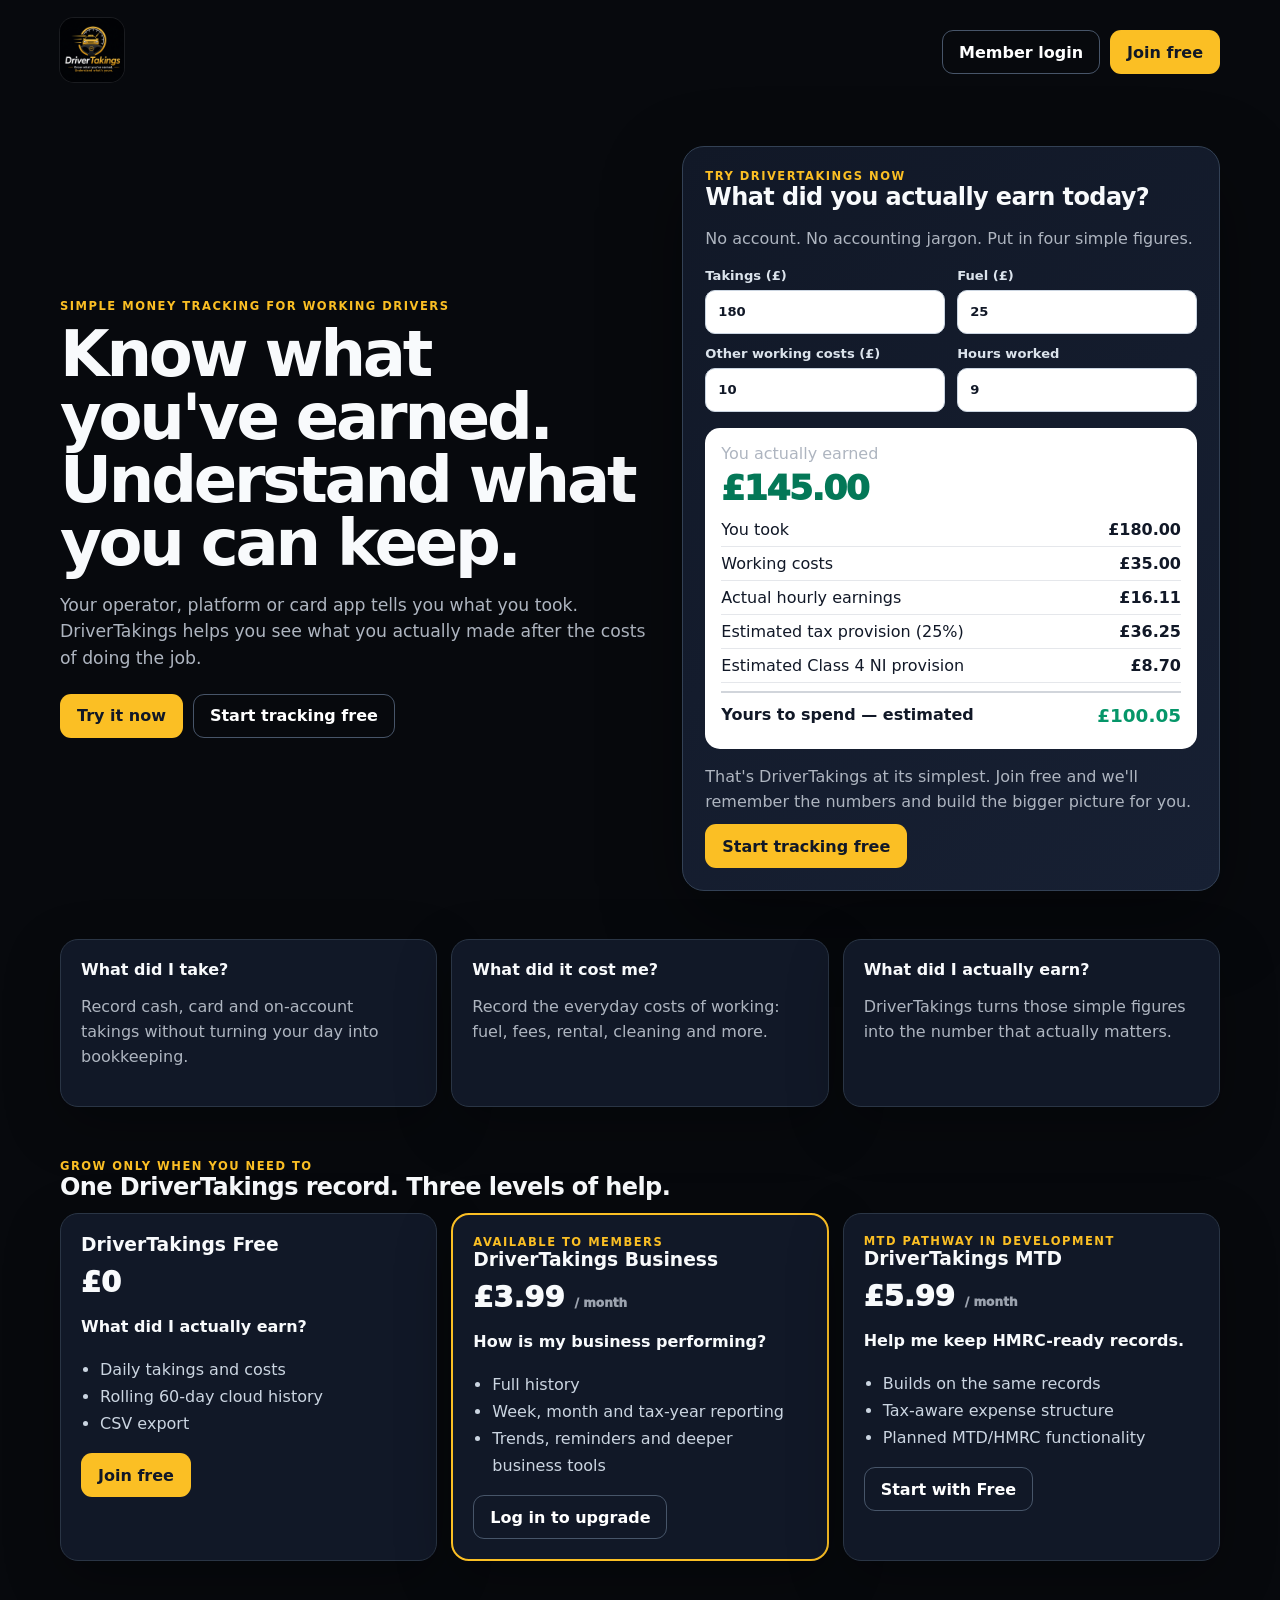
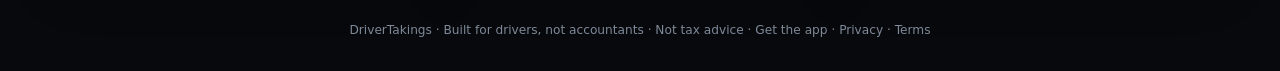
<file: index.html>
<!doctype html>
<html lang="en-GB">
<head>
<meta charset="utf-8">
<meta name="viewport" content="width=device-width,initial-scale=1">
<meta name="theme-color" content="#07090d">
<meta name="description" content="DriverTakings helps taxi, private-hire, rideshare, courier and delivery drivers see what they actually earned after working costs.">
<link rel="manifest" href="/manifest.webmanifest">
<title>DriverTakings — Know what you've earned</title>
<style>
:root{
  --bg:#07090d;--panel:#111827;--panel2:#182231;--ink:#f8fafc;--muted:#aeb5c0;
  --line:#2a3545;--gold:#fbbf24;--gold2:#d6a84a;--green:#34d399;--red:#f87171;
  --white:#fff;--shadow:0 18px 55px rgba(0,0,0,.28)
}
*{box-sizing:border-box}
html{scroll-behavior:smooth}
body{margin:0;background:var(--bg);color:var(--ink);font-family:Inter,ui-sans-serif,system-ui,-apple-system,BlinkMacSystemFont,"Segoe UI",sans-serif}
a{color:inherit;text-decoration:none}
button,input,select{font:inherit}
button{cursor:pointer}
.shell{width:min(1160px,92vw);margin:auto}
.brand-logo{width:64px;height:64px;object-fit:cover;border-radius:14px;box-shadow:0 0 0 1px rgba(255,255,255,.08)}
.topbar{display:flex;align-items:center;justify-content:space-between;gap:16px;padding:18px 0}
.nav-actions{display:flex;gap:10px;flex-wrap:wrap}
.btn{display:inline-flex;align-items:center;justify-content:center;border-radius:11px;border:1px solid transparent;padding:11px 16px;font-weight:850;min-height:44px}
.btn.primary{background:var(--gold);color:#111827}
.btn.primary:hover{background:#f59e0b}
.btn.secondary{border-color:#475569;background:transparent;color:#fff}
.btn.secondary:hover{background:rgba(255,255,255,.06)}
.btn.dark{background:#0f172a;color:white;border-color:#334155}
.btn:disabled{opacity:.55;cursor:not-allowed}
.eyebrow{font-size:.72rem;letter-spacing:.13em;text-transform:uppercase;color:var(--gold);font-weight:900}
h1{font-size:clamp(2.2rem,5vw,4.4rem);line-height:.98;letter-spacing:-.05em;margin:10px 0 14px}
h2{letter-spacing:-.025em;margin:0 0 12px}
h3{margin:0 0 8px}
p{line-height:1.55}
.lead{font-size:1.08rem;color:var(--muted);max-width:760px}
.muted{color:var(--muted)}
.card{background:var(--panel);border:1px solid var(--line);border-radius:18px;padding:20px;box-shadow:var(--shadow)}
label{display:flex;flex-direction:column;gap:7px;font-size:.82rem;font-weight:800;color:#dbe3ec}
input,select{width:100%;background:#fff;color:#111827;border:1px solid #cbd5e1;border-radius:10px;padding:11px 12px;min-height:44px}
input:focus,select:focus{outline:none;border-color:var(--gold);box-shadow:0 0 0 3px rgba(251,191,36,.18)}
.status-msg{display:none;padding:11px 13px;border-radius:11px;margin:12px 0;font-size:.86rem;line-height:1.45}
.status-msg.ok{display:block;background:#052e26;border:1px solid #166534;color:#bbf7d0}
.status-msg.err{display:block;background:#3f1212;border:1px solid #7f1d1d;color:#fecaca}
footer{padding:34px 0;color:#7f8a98;text-align:center;font-size:.76rem}
@media(max-width:720px){
  .brand-logo{width:52px;height:52px}
  .topbar{align-items:flex-start}
  .nav-actions{justify-content:flex-end}
}

.hero{display:grid;grid-template-columns:1.05fr .95fr;gap:28px;align-items:center;padding:42px 0 24px}
.hero-copy{padding:18px 0}
.hero-actions{display:flex;gap:10px;flex-wrap:wrap;margin-top:22px}
.demo-card{background:linear-gradient(145deg,#111827,#172033);border:1px solid #334155;border-radius:22px;padding:22px;box-shadow:0 28px 80px rgba(0,0,0,.36)}
.demo-grid{display:grid;grid-template-columns:1fr 1fr;gap:12px;margin:16px 0}
.demo-output{margin-top:16px;padding:16px;border-radius:15px;background:#fff;color:#111827}
.demo-output .big{font-size:2.15rem;font-weight:950;letter-spacing:-.04em;color:#047857;margin:5px 0}
.demo-line{display:flex;justify-content:space-between;gap:12px;padding:7px 0;border-bottom:1px solid #e5e7eb}
.demo-line:last-child{border-bottom:0}
.explain{display:grid;grid-template-columns:repeat(3,1fr);gap:14px;margin:24px 0}
.explain .card strong{display:block;margin-bottom:6px}
.plans{padding:28px 0}
.plan-grid{display:grid;grid-template-columns:repeat(3,1fr);gap:14px}
.plan{position:relative}
.plan.featured{border:2px solid var(--gold)}
.plan .price{font-size:1.8rem;font-weight:950;margin:10px 0}
.plan ul{padding-left:19px;color:#cbd5e1;line-height:1.7}
.note{font-size:.76rem;color:#9ca3af}
@media(max-width:900px){.hero{grid-template-columns:1fr}.explain,.plan-grid{grid-template-columns:1fr}}
@media(max-width:620px){.demo-grid{grid-template-columns:1fr}h1{font-size:2.65rem}}
</style>
</head>
<body>
<div class="shell">
<header class="topbar">
  <a href="/" aria-label="DriverTakings home"><img class="brand-logo" src="/drivertakings-logo.png" alt="DriverTakings"></a>
  <nav class="nav-actions">
    <a class="btn secondary" href="/login/">Member login</a>
    <a class="btn primary" href="/login/?mode=join">Join free</a>
  </nav>
</header>

<main>
<section class="hero">
  <div class="hero-copy">
    <div class="eyebrow">Simple money tracking for working drivers</div>
    <h1>Know what you've earned.<br>Understand what you can keep.</h1>
    <p class="lead">Your operator, platform or card app tells you what you took. DriverTakings helps you see what you actually made after the costs of doing the job.</p>
    <div class="hero-actions">
      <a class="btn primary" href="#try">Try it now</a>
      <a class="btn secondary" href="/login/?mode=join">Start tracking free</a>
    </div>
  </div>

  <section class="demo-card" id="try" aria-labelledby="demoTitle">
    <div class="eyebrow">Try DriverTakings now</div>
    <h2 id="demoTitle">What did you actually earn today?</h2>
    <p class="muted">No account. No accounting jargon. Put in four simple figures.</p>
    <div class="demo-grid">
      <label>Takings (£)<input id="demoTakings" type="number" min="0" step=".01" value="180"></label>
      <label>Fuel (£)<input id="demoFuel" type="number" min="0" step=".01" value="25"></label>
      <label>Other working costs (£)<input id="demoOther" type="number" min="0" step=".01" value="10"></label>
      <label>Hours worked<input id="demoHours" type="number" min="0" step=".25" value="9"></label>
    </div>
    <div class="demo-output">
      <div class="muted">You actually earned</div>
      <div class="big" id="demoProfit">£135.00</div>
      <div class="demo-line"><span>You took</span><strong id="demoTook">£180.00</strong></div>
      <div class="demo-line"><span>Working costs</span><strong id="demoCosts">£45.00</strong></div>
      <div class="demo-line"><span>Actual hourly earnings</span><strong id="demoHourly">£16.11</strong></div>
      <div class="demo-line"><span>Estimated tax provision (25%)</span><strong id="demoTax">£36.25</strong></div>
      <div class="demo-line"><span>Estimated Class 4 NI provision</span><strong id="demoNi">£8.70</strong></div>
      <div class="demo-line" style="margin-top:8px;padding-top:12px;border-top:2px solid #d1d5db"><span><strong>Yours to spend — estimated</strong></span><strong id="demoSpendable" style="color:#059669;font-size:1.15rem">£100.05</strong></div>
    </div>
    <p class="muted" style="margin-bottom:10px">That's DriverTakings at its simplest. Join free and we'll remember the numbers and build the bigger picture for you.</p>
    <a class="btn primary" href="/login/?mode=join">Start tracking free</a>
  </section>
</section>

<section class="explain">
  <div class="card"><strong>What did I take?</strong><p class="muted">Record cash, card and on-account takings without turning your day into bookkeeping.</p></div>
  <div class="card"><strong>What did it cost me?</strong><p class="muted">Record the everyday costs of working: fuel, fees, rental, cleaning and more.</p></div>
  <div class="card"><strong>What did I actually earn?</strong><p class="muted">DriverTakings turns those simple figures into the number that actually matters.</p></div>
</section>

<section class="plans">
  <div class="eyebrow">Grow only when you need to</div>
  <h2>One DriverTakings record. Three levels of help.</h2>
  <div class="plan-grid">
    <div class="card plan">
      <h3>DriverTakings Free</h3><div class="price">£0</div>
      <p><strong>What did I actually earn?</strong></p>
      <ul><li>Daily takings and costs</li><li>Rolling 60-day cloud history</li><li>CSV export</li></ul>
      <a class="btn primary" href="/login/?mode=join">Join free</a>
    </div>
    <div class="card plan featured">
      <div class="eyebrow">Available to members</div><h3>DriverTakings Business</h3><div class="price">£3.99 <span class="note">/ month</span></div>
      <p><strong>How is my business performing?</strong></p>
      <ul><li>Full history</li><li>Week, month and tax-year reporting</li><li>Trends, reminders and deeper business tools</li></ul>
      <a class="btn secondary" href="/login/">Log in to upgrade</a>
    </div>
    <div class="card plan">
      <div class="eyebrow">MTD pathway in development</div><h3>DriverTakings MTD</h3><div class="price">£5.99 <span class="note">/ month</span></div>
      <p><strong>Help me keep HMRC-ready records.</strong></p>
      <ul><li>Builds on the same records</li><li>Tax-aware expense structure</li><li>Planned MTD/HMRC functionality</li></ul>
      <a class="btn secondary" href="/login/?mode=join">Start with Free</a>
    </div>
  </div>
</section>
</main>
<footer>DriverTakings · Built for drivers, not accountants · Not tax advice · <a href="/install/">Get the app</a> · <a href="/privacy/">Privacy</a> · <a href="/terms/">Terms</a></footer>
</div>
<script>
const money=n=>'£'+(Number(n)||0).toFixed(2);
function calculateDemo(){
  const t=Number(document.getElementById('demoTakings').value)||0;
  const f=Number(document.getElementById('demoFuel').value)||0;
  const o=Number(document.getElementById('demoOther').value)||0;
  const h=Number(document.getElementById('demoHours').value)||0;
  const costs=f+o, profit=Math.max(0,t-costs);
  const tax=profit*.25, ni=profit*.06, spendable=Math.max(0,profit-tax-ni);
  document.getElementById('demoTook').textContent=money(t);
  document.getElementById('demoCosts').textContent=money(costs);
  document.getElementById('demoProfit').textContent=money(profit);
  document.getElementById('demoHourly').textContent=h>0?money(profit/h):'—';
  document.getElementById('demoTax').textContent=money(tax);
  document.getElementById('demoNi').textContent=money(ni);
  document.getElementById('demoSpendable').textContent=money(spendable);
}
['demoTakings','demoFuel','demoOther','demoHours'].forEach(id=>document.getElementById(id).addEventListener('input',calculateDemo));
calculateDemo();
if('serviceWorker' in navigator) navigator.serviceWorker.register('/service-worker.js').catch(()=>{});
</script>
</body></html>
</file>
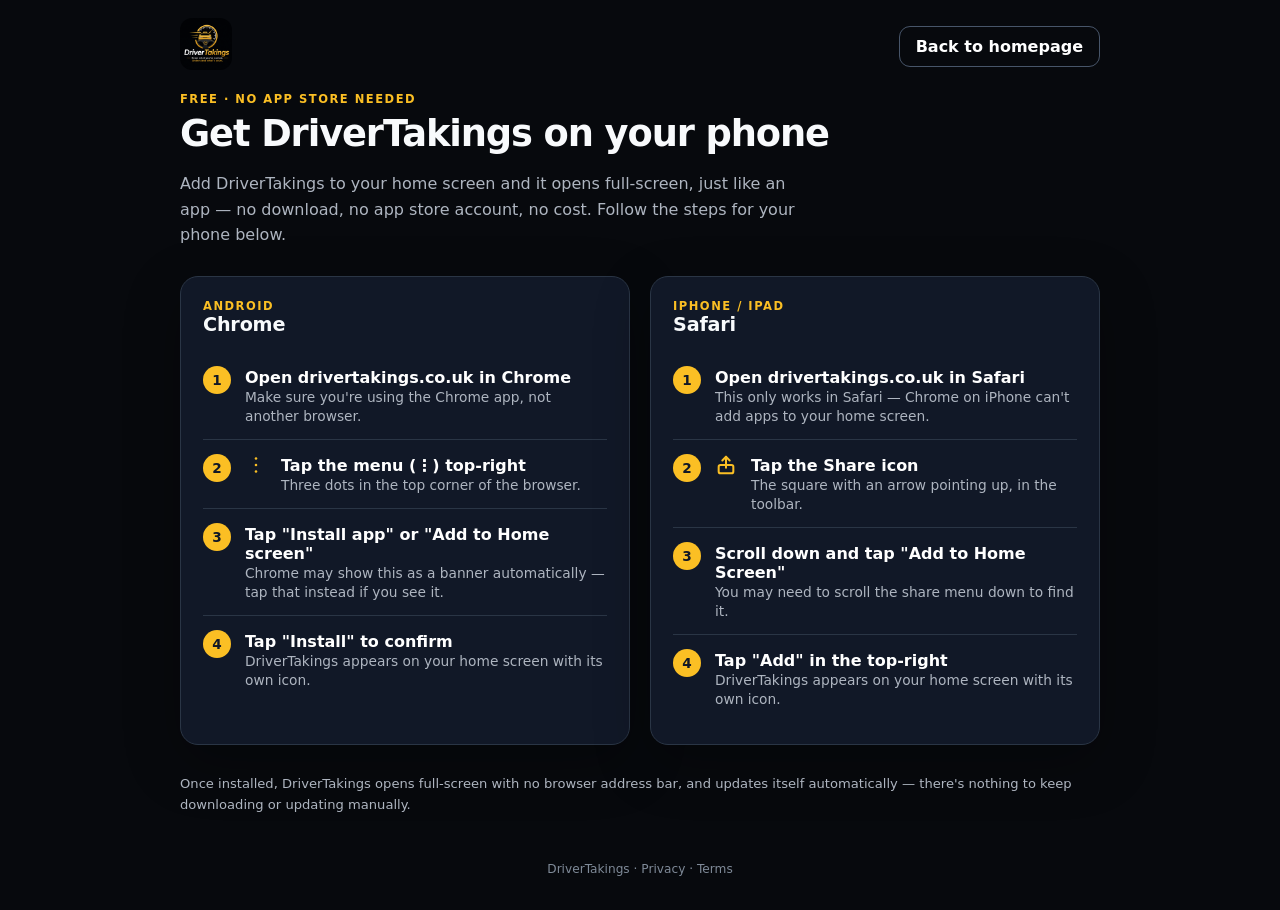
<file: install/index.html>
<!doctype html>
<html lang="en-GB">
<head>
<meta charset="utf-8">
<meta name="viewport" content="width=device-width,initial-scale=1">
<meta name="theme-color" content="#07090d">
<meta name="description" content="Add DriverTakings to your phone's home screen — free, no app store needed. Instructions for Android (Chrome) and iPhone (Safari).">
<link rel="manifest" href="/manifest.webmanifest">
<title>Get the app — DriverTakings</title>
<style>
:root{
  --bg:#07090d;--panel:#111827;--panel2:#182231;--ink:#f8fafc;--muted:#aeb5c0;
  --line:#2a3545;--gold:#fbbf24;--shadow:0 18px 55px rgba(0,0,0,.28)
}
*{box-sizing:border-box}
body{margin:0;background:var(--bg);color:var(--ink);font-family:Inter,ui-sans-serif,system-ui,-apple-system,BlinkMacSystemFont,"Segoe UI",sans-serif}
a{color:var(--gold);text-decoration:none}
a:hover{text-decoration:underline}
.shell{width:min(920px,92vw);margin:auto}
.brand-logo{width:52px;height:52px;object-fit:cover;border-radius:12px}
.topbar{display:flex;align-items:center;justify-content:space-between;gap:12px;padding:18px 0}
.btn{display:inline-flex;align-items:center;justify-content:center;border-radius:11px;border:1px solid #475569;background:transparent;color:#fff;padding:10px 16px;font-weight:800;min-height:40px}
.eyebrow{font-size:.72rem;letter-spacing:.13em;text-transform:uppercase;color:var(--gold);font-weight:900}
h1{font-size:2.3rem;letter-spacing:-.03em;margin:6px 0 10px}
h2{font-size:1.2rem;letter-spacing:-.01em;margin:0 0 4px}
p{line-height:1.6;color:#dbe3ec}
.lead{color:var(--muted);max-width:640px}
.platforms{display:grid;grid-template-columns:1fr 1fr;gap:20px;margin:28px 0}
.card{background:var(--panel);border:1px solid var(--line);border-radius:18px;padding:22px;box-shadow:var(--shadow)}
.steps{list-style:none;margin:16px 0 0;padding:0;counter-reset:step}
.steps li{counter-increment:step;display:flex;gap:14px;align-items:flex-start;padding:14px 0;border-top:1px solid var(--line)}
.steps li:first-child{border-top:0}
.step-num{flex:0 0 auto;width:28px;height:28px;border-radius:50%;background:var(--gold);color:#111827;font-weight:900;font-size:.85rem;display:flex;align-items:center;justify-content:center}
.step-icon{flex:0 0 auto;width:22px;height:22px;color:var(--gold)}
.step-text{flex:1;padding-top:2px}
.step-text b{display:block;color:#fff}
.step-text span{color:var(--muted);font-size:.86rem}
.note{font-size:.82rem;color:var(--muted);margin-top:14px}
footer{padding:34px 0;color:#7f8a98;text-align:center;font-size:.76rem}
footer a{color:#7f8a98}
@media(max-width:720px){.platforms{grid-template-columns:1fr}}
</style>
</head>
<body>
<div class="shell">
<header class="topbar">
  <a href="/" aria-label="DriverTakings home"><img class="brand-logo" src="/drivertakings-logo.png" alt="DriverTakings"></a>
  <a class="btn" href="/">Back to homepage</a>
</header>
<main>
  <div class="eyebrow">Free · No app store needed</div>
  <h1>Get DriverTakings on your phone</h1>
  <p class="lead">Add DriverTakings to your home screen and it opens full-screen, just like an app — no download, no app store account, no cost. Follow the steps for your phone below.</p>

  <div class="platforms">
    <section class="card">
      <div class="eyebrow">Android</div>
      <h2>Chrome</h2>
      <ol class="steps">
        <li><span class="step-num">1</span><span class="step-text"><b>Open drivertakings.co.uk in Chrome</b><span>Make sure you're using the Chrome app, not another browser.</span></span></li>
        <li><span class="step-num">2</span><svg class="step-icon" viewBox="0 0 24 24" fill="none" stroke="currentColor" stroke-width="2.2" stroke-linecap="round"><circle cx="12" cy="5" r="1.4" fill="currentColor" stroke="none"/><circle cx="12" cy="12" r="1.4" fill="currentColor" stroke="none"/><circle cx="12" cy="19" r="1.4" fill="currentColor" stroke="none"/></svg><span class="step-text"><b>Tap the menu (⋮) top-right</b><span>Three dots in the top corner of the browser.</span></span></li>
        <li><span class="step-num">3</span><span class="step-text"><b>Tap "Install app" or "Add to Home screen"</b><span>Chrome may show this as a banner automatically — tap that instead if you see it.</span></span></li>
        <li><span class="step-num">4</span><span class="step-text"><b>Tap "Install" to confirm</b><span>DriverTakings appears on your home screen with its own icon.</span></span></li>
      </ol>
    </section>

    <section class="card">
      <div class="eyebrow">iPhone / iPad</div>
      <h2>Safari</h2>
      <ol class="steps">
        <li><span class="step-num">1</span><span class="step-text"><b>Open drivertakings.co.uk in Safari</b><span>This only works in Safari — Chrome on iPhone can't add apps to your home screen.</span></span></li>
        <li><span class="step-num">2</span><svg class="step-icon" viewBox="0 0 24 24" fill="none" stroke="currentColor" stroke-width="2.2" stroke-linecap="round" stroke-linejoin="round"><path d="M12 3v12"/><path d="M8 7l4-4 4 4"/><rect x="4" y="12" width="16" height="9" rx="2"/></svg><span class="step-text"><b>Tap the Share icon</b><span>The square with an arrow pointing up, in the toolbar.</span></span></li>
        <li><span class="step-num">3</span><span class="step-text"><b>Scroll down and tap "Add to Home Screen"</b><span>You may need to scroll the share menu down to find it.</span></span></li>
        <li><span class="step-num">4</span><span class="step-text"><b>Tap "Add" in the top-right</b><span>DriverTakings appears on your home screen with its own icon.</span></span></li>
      </ol>
    </section>
  </div>

  <p class="note">Once installed, DriverTakings opens full-screen with no browser address bar, and updates itself automatically — there's nothing to keep downloading or updating manually.</p>
</main>
<footer>DriverTakings · <a href="/privacy/">Privacy</a> · <a href="/terms/">Terms</a></footer>
</div>
</body></html>
</file>
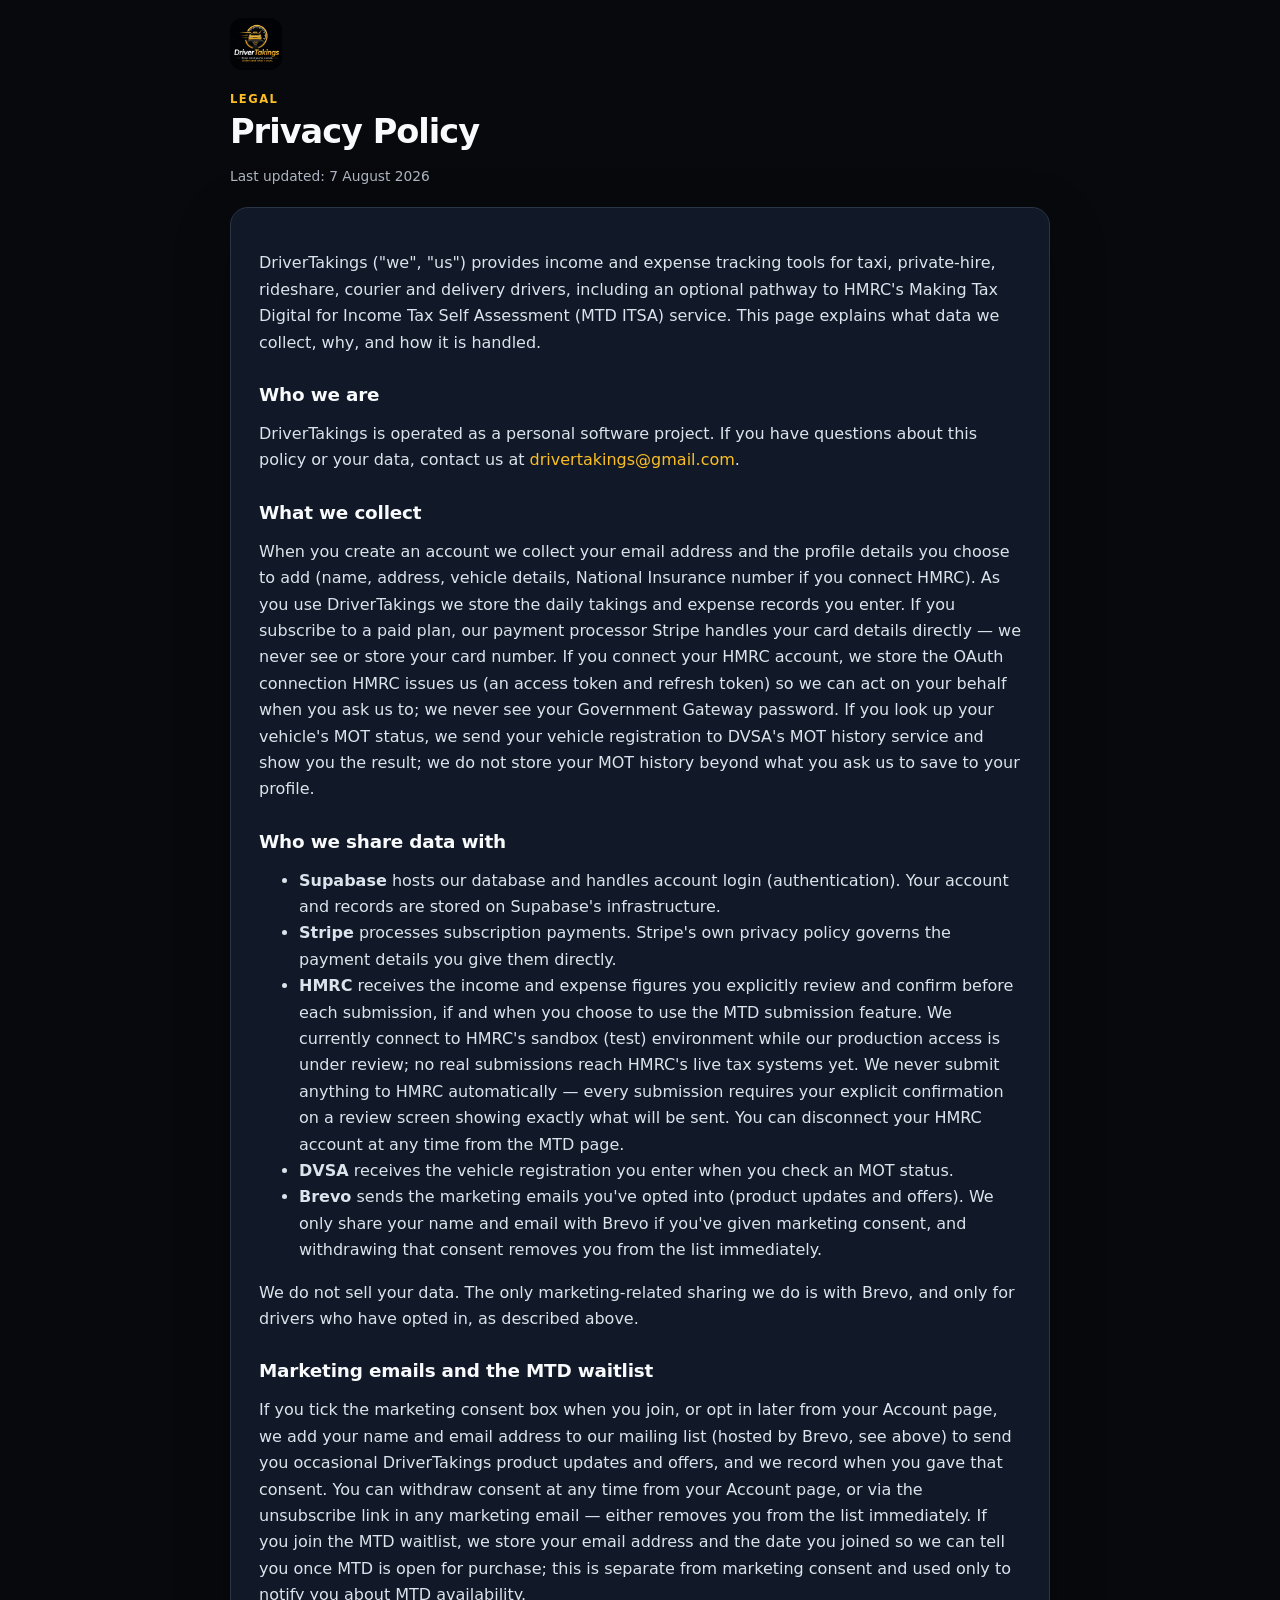
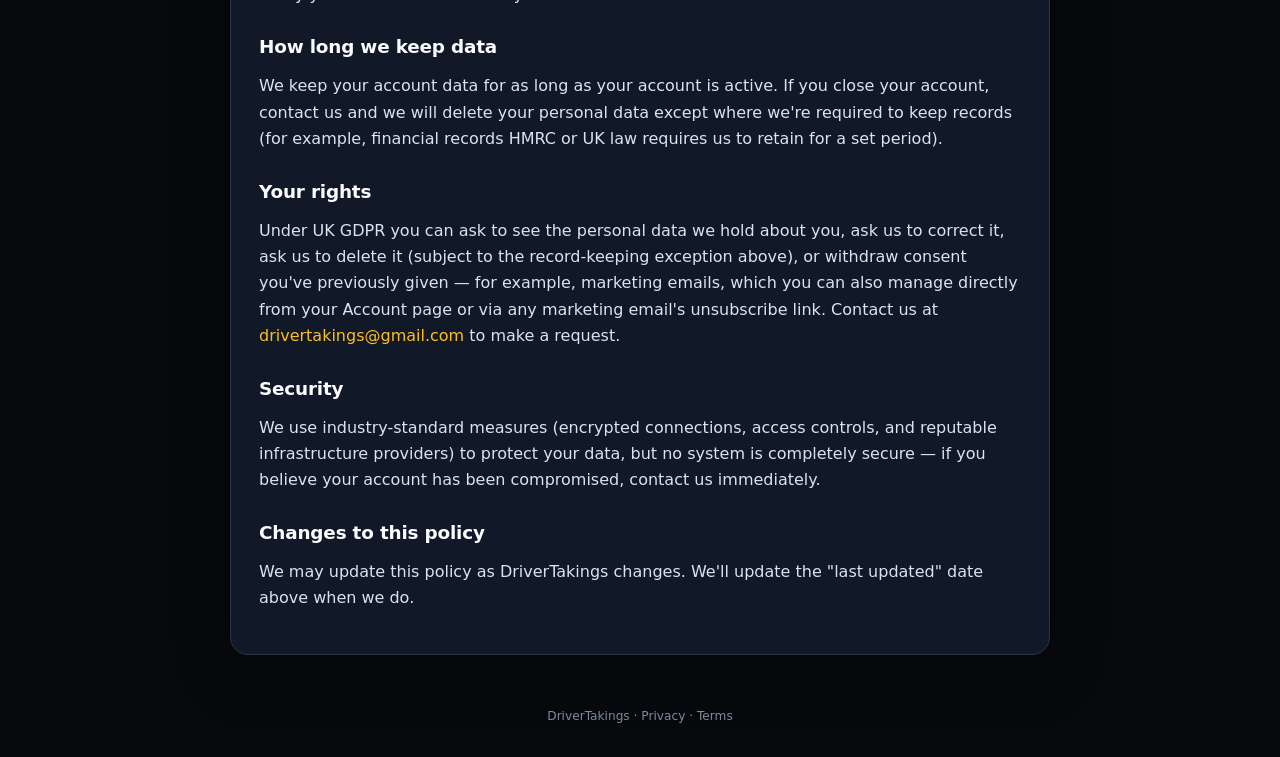
<file: privacy/index.html>
<!doctype html>
<html lang="en-GB">
<head>
<meta charset="utf-8">
<meta name="viewport" content="width=device-width,initial-scale=1">
<meta name="theme-color" content="#07090d">
<meta name="description" content="DriverTakings privacy policy — what we collect, why, and who we share it with.">
<title>Privacy Policy — DriverTakings</title>
<style>
:root{
  --bg:#07090d;--panel:#111827;--ink:#f8fafc;--muted:#aeb5c0;
  --line:#2a3545;--gold:#fbbf24;--shadow:0 18px 55px rgba(0,0,0,.28)
}
*{box-sizing:border-box}
body{margin:0;background:var(--bg);color:var(--ink);font-family:Inter,ui-sans-serif,system-ui,-apple-system,BlinkMacSystemFont,"Segoe UI",sans-serif}
a{color:var(--gold);text-decoration:none}
a:hover{text-decoration:underline}
.shell{width:min(820px,92vw);margin:auto}
.brand-logo{width:52px;height:52px;object-fit:cover;border-radius:12px}
.topbar{display:flex;align-items:center;gap:12px;padding:18px 0}
.eyebrow{font-size:.72rem;letter-spacing:.13em;text-transform:uppercase;color:var(--gold);font-weight:900}
h1{font-size:2.1rem;letter-spacing:-.03em;margin:6px 0 4px}
h2{font-size:1.15rem;letter-spacing:-.01em;margin:28px 0 8px}
p,li{line-height:1.65;color:#dbe3ec}
.muted{color:var(--muted);font-size:.86rem}
.card{background:var(--panel);border:1px solid var(--line);border-radius:18px;padding:26px 28px;box-shadow:var(--shadow);margin:20px 0}
footer{padding:34px 0;color:#7f8a98;text-align:center;font-size:.76rem}
footer a{color:#7f8a98}
</style>
</head>
<body>
<div class="shell">
<header class="topbar">
  <a href="/" aria-label="DriverTakings home"><img class="brand-logo" src="/drivertakings-logo.png" alt="DriverTakings"></a>
</header>
<main>
  <div class="eyebrow">Legal</div>
  <h1>Privacy Policy</h1>
  <p class="muted">Last updated: 7 August 2026</p>
  <div class="card">
    <p>DriverTakings ("we", "us") provides income and expense tracking tools for taxi, private-hire, rideshare, courier and delivery drivers, including an optional pathway to HMRC's Making Tax Digital for Income Tax Self Assessment (MTD ITSA) service. This page explains what data we collect, why, and how it is handled.</p>

    <h2>Who we are</h2>
    <p>DriverTakings is operated as a personal software project. If you have questions about this policy or your data, contact us at <a href="mailto:drivertakings@gmail.com">drivertakings@gmail.com</a>.</p>

    <h2>What we collect</h2>
    <p>When you create an account we collect your email address and the profile details you choose to add (name, address, vehicle details, National Insurance number if you connect HMRC). As you use DriverTakings we store the daily takings and expense records you enter. If you subscribe to a paid plan, our payment processor Stripe handles your card details directly — we never see or store your card number. If you connect your HMRC account, we store the OAuth connection HMRC issues us (an access token and refresh token) so we can act on your behalf when you ask us to; we never see your Government Gateway password. If you look up your vehicle's MOT status, we send your vehicle registration to DVSA's MOT history service and show you the result; we do not store your MOT history beyond what you ask us to save to your profile.</p>

    <h2>Who we share data with</h2>
    <ul>
      <li><strong>Supabase</strong> hosts our database and handles account login (authentication). Your account and records are stored on Supabase's infrastructure.</li>
      <li><strong>Stripe</strong> processes subscription payments. Stripe's own privacy policy governs the payment details you give them directly.</li>
      <li><strong>HMRC</strong> receives the income and expense figures you explicitly review and confirm before each submission, if and when you choose to use the MTD submission feature. We currently connect to HMRC's sandbox (test) environment while our production access is under review; no real submissions reach HMRC's live tax systems yet. We never submit anything to HMRC automatically — every submission requires your explicit confirmation on a review screen showing exactly what will be sent. You can disconnect your HMRC account at any time from the MTD page.</li>
      <li><strong>DVSA</strong> receives the vehicle registration you enter when you check an MOT status.</li>
      <li><strong>Brevo</strong> sends the marketing emails you've opted into (product updates and offers). We only share your name and email with Brevo if you've given marketing consent, and withdrawing that consent removes you from the list immediately.</li>
    </ul>
    <p>We do not sell your data. The only marketing-related sharing we do is with Brevo, and only for drivers who have opted in, as described above.</p>

    <h2>Marketing emails and the MTD waitlist</h2>
    <p>If you tick the marketing consent box when you join, or opt in later from your Account page, we add your name and email address to our mailing list (hosted by Brevo, see above) to send you occasional DriverTakings product updates and offers, and we record when you gave that consent. You can withdraw consent at any time from your Account page, or via the unsubscribe link in any marketing email — either removes you from the list immediately. If you join the MTD waitlist, we store your email address and the date you joined so we can tell you once MTD is open for purchase; this is separate from marketing consent and used only to notify you about MTD availability.</p>

    <h2>How long we keep data</h2>
    <p>We keep your account data for as long as your account is active. If you close your account, contact us and we will delete your personal data except where we're required to keep records (for example, financial records HMRC or UK law requires us to retain for a set period).</p>

    <h2>Your rights</h2>
    <p>Under UK GDPR you can ask to see the personal data we hold about you, ask us to correct it, ask us to delete it (subject to the record-keeping exception above), or withdraw consent you've previously given — for example, marketing emails, which you can also manage directly from your Account page or via any marketing email's unsubscribe link. Contact us at <a href="mailto:drivertakings@gmail.com">drivertakings@gmail.com</a> to make a request.</p>

    <h2>Security</h2>
    <p>We use industry-standard measures (encrypted connections, access controls, and reputable infrastructure providers) to protect your data, but no system is completely secure — if you believe your account has been compromised, contact us immediately.</p>

    <h2>Changes to this policy</h2>
    <p>We may update this policy as DriverTakings changes. We'll update the "last updated" date above when we do.</p>
  </div>
</main>
<footer>DriverTakings · <a href="/privacy/">Privacy</a> · <a href="/terms/">Terms</a></footer>
</div>
</body></html>
</file>
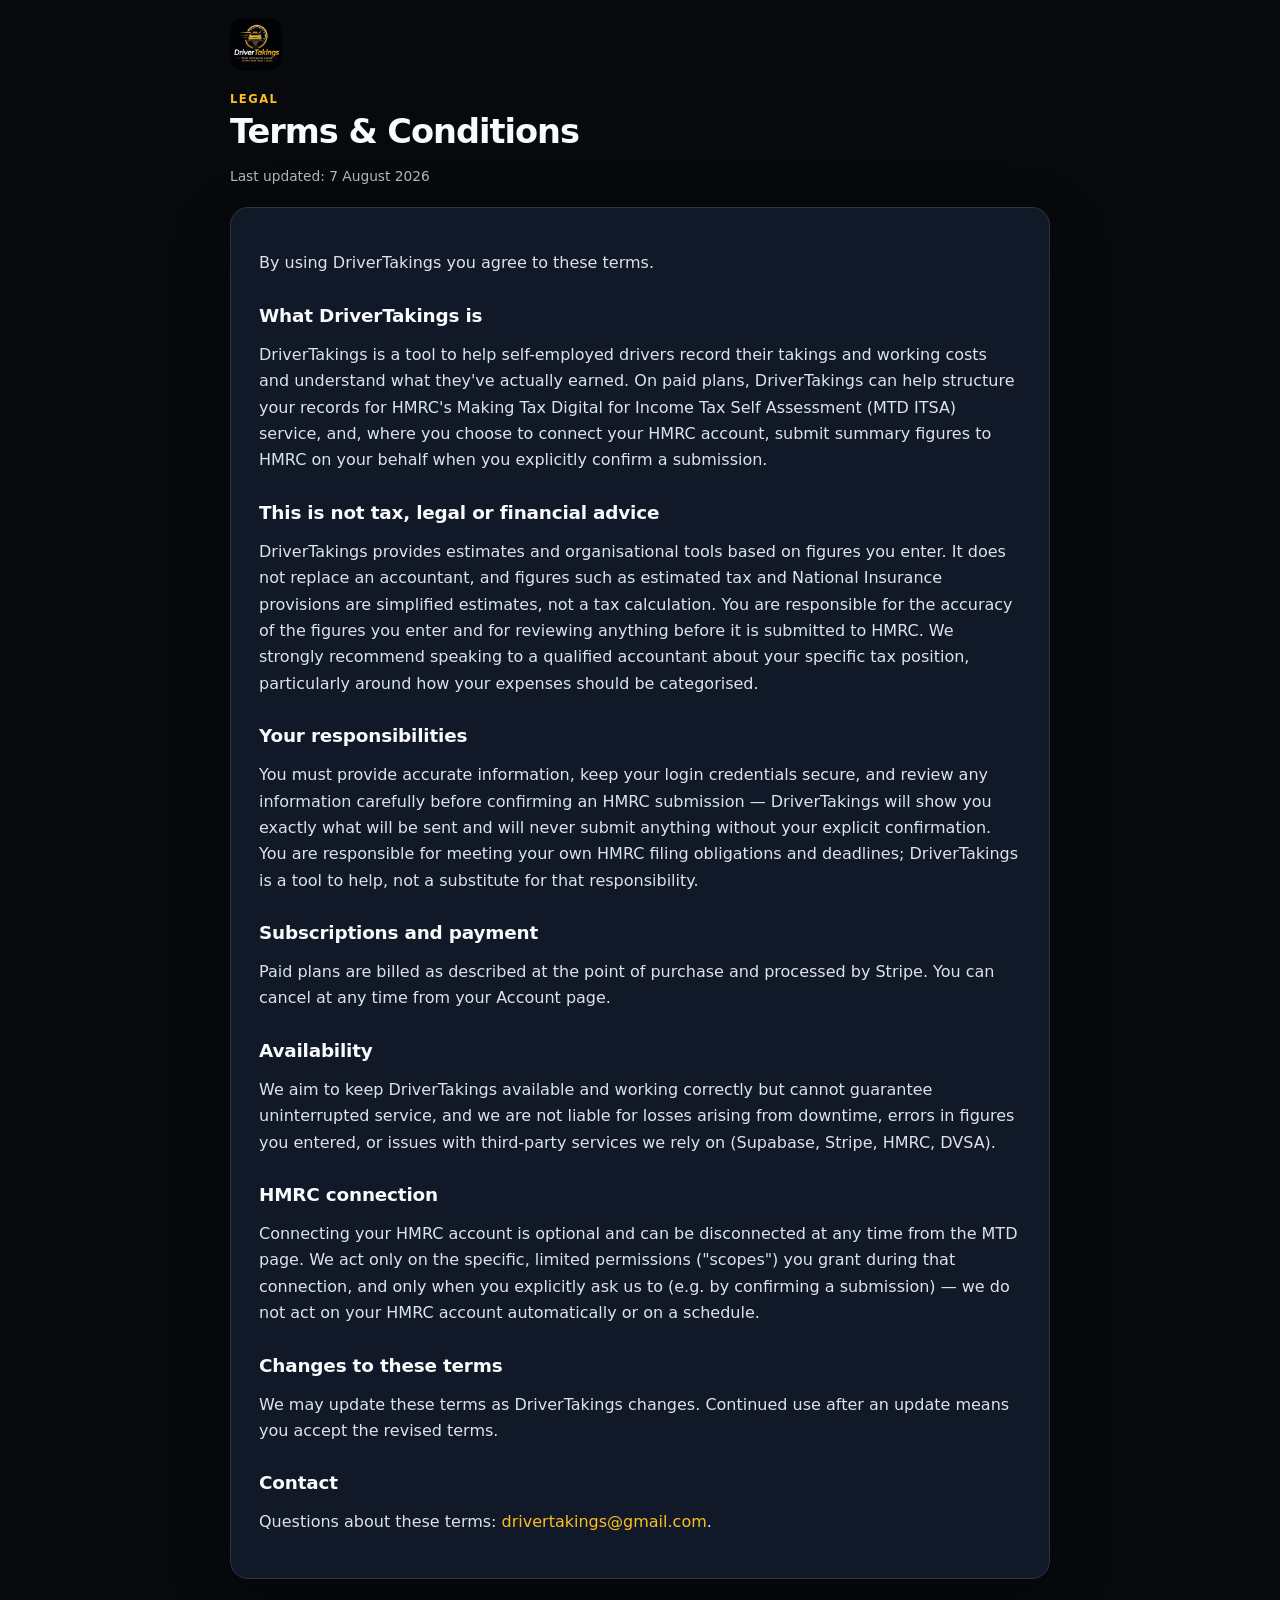
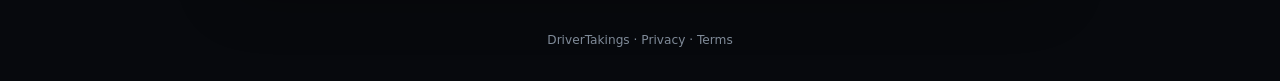
<file: terms/index.html>
<!doctype html>
<html lang="en-GB">
<head>
<meta charset="utf-8">
<meta name="viewport" content="width=device-width,initial-scale=1">
<meta name="theme-color" content="#07090d">
<meta name="description" content="DriverTakings terms and conditions.">
<title>Terms & Conditions — DriverTakings</title>
<style>
:root{
  --bg:#07090d;--panel:#111827;--ink:#f8fafc;--muted:#aeb5c0;
  --line:#2a3545;--gold:#fbbf24;--shadow:0 18px 55px rgba(0,0,0,.28)
}
*{box-sizing:border-box}
body{margin:0;background:var(--bg);color:var(--ink);font-family:Inter,ui-sans-serif,system-ui,-apple-system,BlinkMacSystemFont,"Segoe UI",sans-serif}
a{color:var(--gold);text-decoration:none}
a:hover{text-decoration:underline}
.shell{width:min(820px,92vw);margin:auto}
.brand-logo{width:52px;height:52px;object-fit:cover;border-radius:12px}
.topbar{display:flex;align-items:center;gap:12px;padding:18px 0}
.eyebrow{font-size:.72rem;letter-spacing:.13em;text-transform:uppercase;color:var(--gold);font-weight:900}
h1{font-size:2.1rem;letter-spacing:-.03em;margin:6px 0 4px}
h2{font-size:1.15rem;letter-spacing:-.01em;margin:28px 0 8px}
p,li{line-height:1.65;color:#dbe3ec}
.muted{color:var(--muted);font-size:.86rem}
.card{background:var(--panel);border:1px solid var(--line);border-radius:18px;padding:26px 28px;box-shadow:var(--shadow);margin:20px 0}
footer{padding:34px 0;color:#7f8a98;text-align:center;font-size:.76rem}
footer a{color:#7f8a98}
</style>
</head>
<body>
<div class="shell">
<header class="topbar">
  <a href="/" aria-label="DriverTakings home"><img class="brand-logo" src="/drivertakings-logo.png" alt="DriverTakings"></a>
</header>
<main>
  <div class="eyebrow">Legal</div>
  <h1>Terms & Conditions</h1>
  <p class="muted">Last updated: 7 August 2026</p>
  <div class="card">
    <p>By using DriverTakings you agree to these terms.</p>

    <h2>What DriverTakings is</h2>
    <p>DriverTakings is a tool to help self-employed drivers record their takings and working costs and understand what they've actually earned. On paid plans, DriverTakings can help structure your records for HMRC's Making Tax Digital for Income Tax Self Assessment (MTD ITSA) service, and, where you choose to connect your HMRC account, submit summary figures to HMRC on your behalf when you explicitly confirm a submission.</p>

    <h2>This is not tax, legal or financial advice</h2>
    <p>DriverTakings provides estimates and organisational tools based on figures you enter. It does not replace an accountant, and figures such as estimated tax and National Insurance provisions are simplified estimates, not a tax calculation. You are responsible for the accuracy of the figures you enter and for reviewing anything before it is submitted to HMRC. We strongly recommend speaking to a qualified accountant about your specific tax position, particularly around how your expenses should be categorised.</p>

    <h2>Your responsibilities</h2>
    <p>You must provide accurate information, keep your login credentials secure, and review any information carefully before confirming an HMRC submission — DriverTakings will show you exactly what will be sent and will never submit anything without your explicit confirmation. You are responsible for meeting your own HMRC filing obligations and deadlines; DriverTakings is a tool to help, not a substitute for that responsibility.</p>

    <h2>Subscriptions and payment</h2>
    <p>Paid plans are billed as described at the point of purchase and processed by Stripe. You can cancel at any time from your Account page.</p>

    <h2>Availability</h2>
    <p>We aim to keep DriverTakings available and working correctly but cannot guarantee uninterrupted service, and we are not liable for losses arising from downtime, errors in figures you entered, or issues with third-party services we rely on (Supabase, Stripe, HMRC, DVSA).</p>

    <h2>HMRC connection</h2>
    <p>Connecting your HMRC account is optional and can be disconnected at any time from the MTD page. We act only on the specific, limited permissions ("scopes") you grant during that connection, and only when you explicitly ask us to (e.g. by confirming a submission) — we do not act on your HMRC account automatically or on a schedule.</p>

    <h2>Changes to these terms</h2>
    <p>We may update these terms as DriverTakings changes. Continued use after an update means you accept the revised terms.</p>

    <h2>Contact</h2>
    <p>Questions about these terms: <a href="mailto:drivertakings@gmail.com">drivertakings@gmail.com</a>.</p>
  </div>
</main>
<footer>DriverTakings · <a href="/privacy/">Privacy</a> · <a href="/terms/">Terms</a></footer>
</div>
</body></html>
</file>
